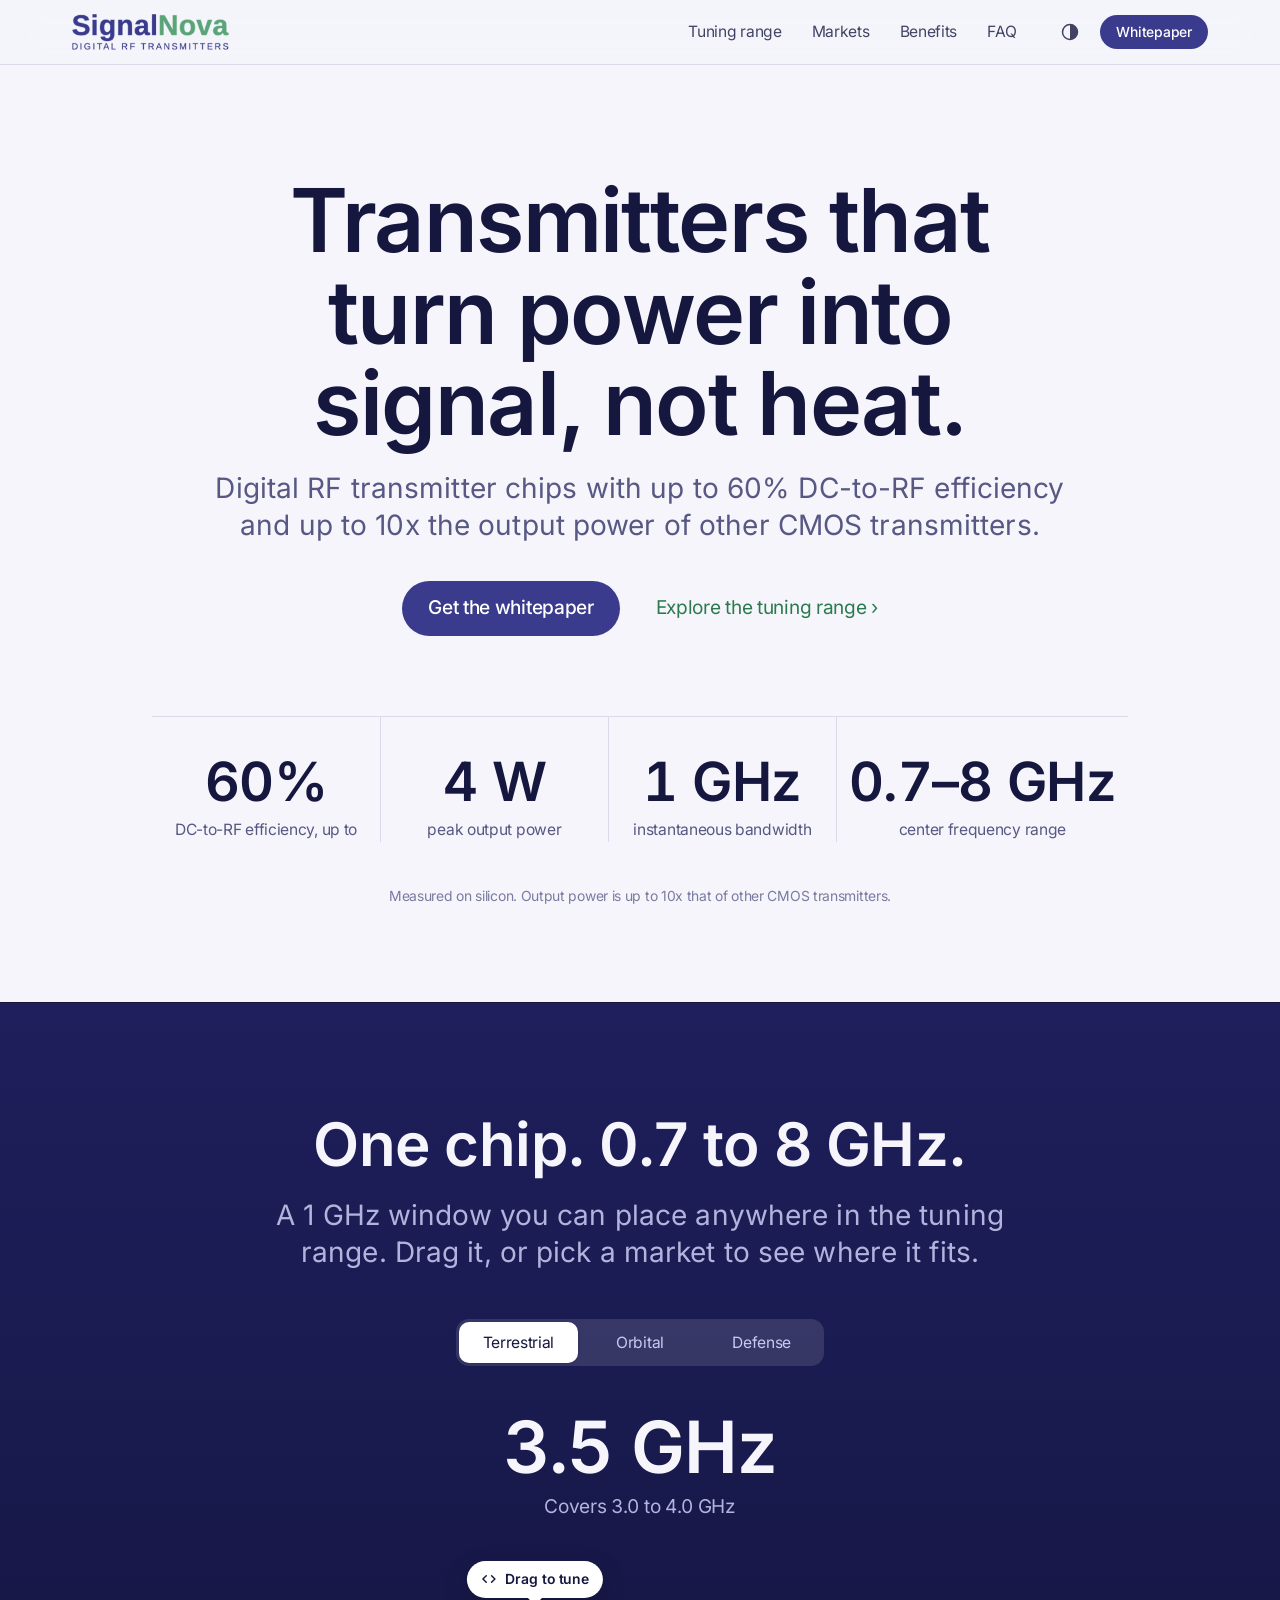
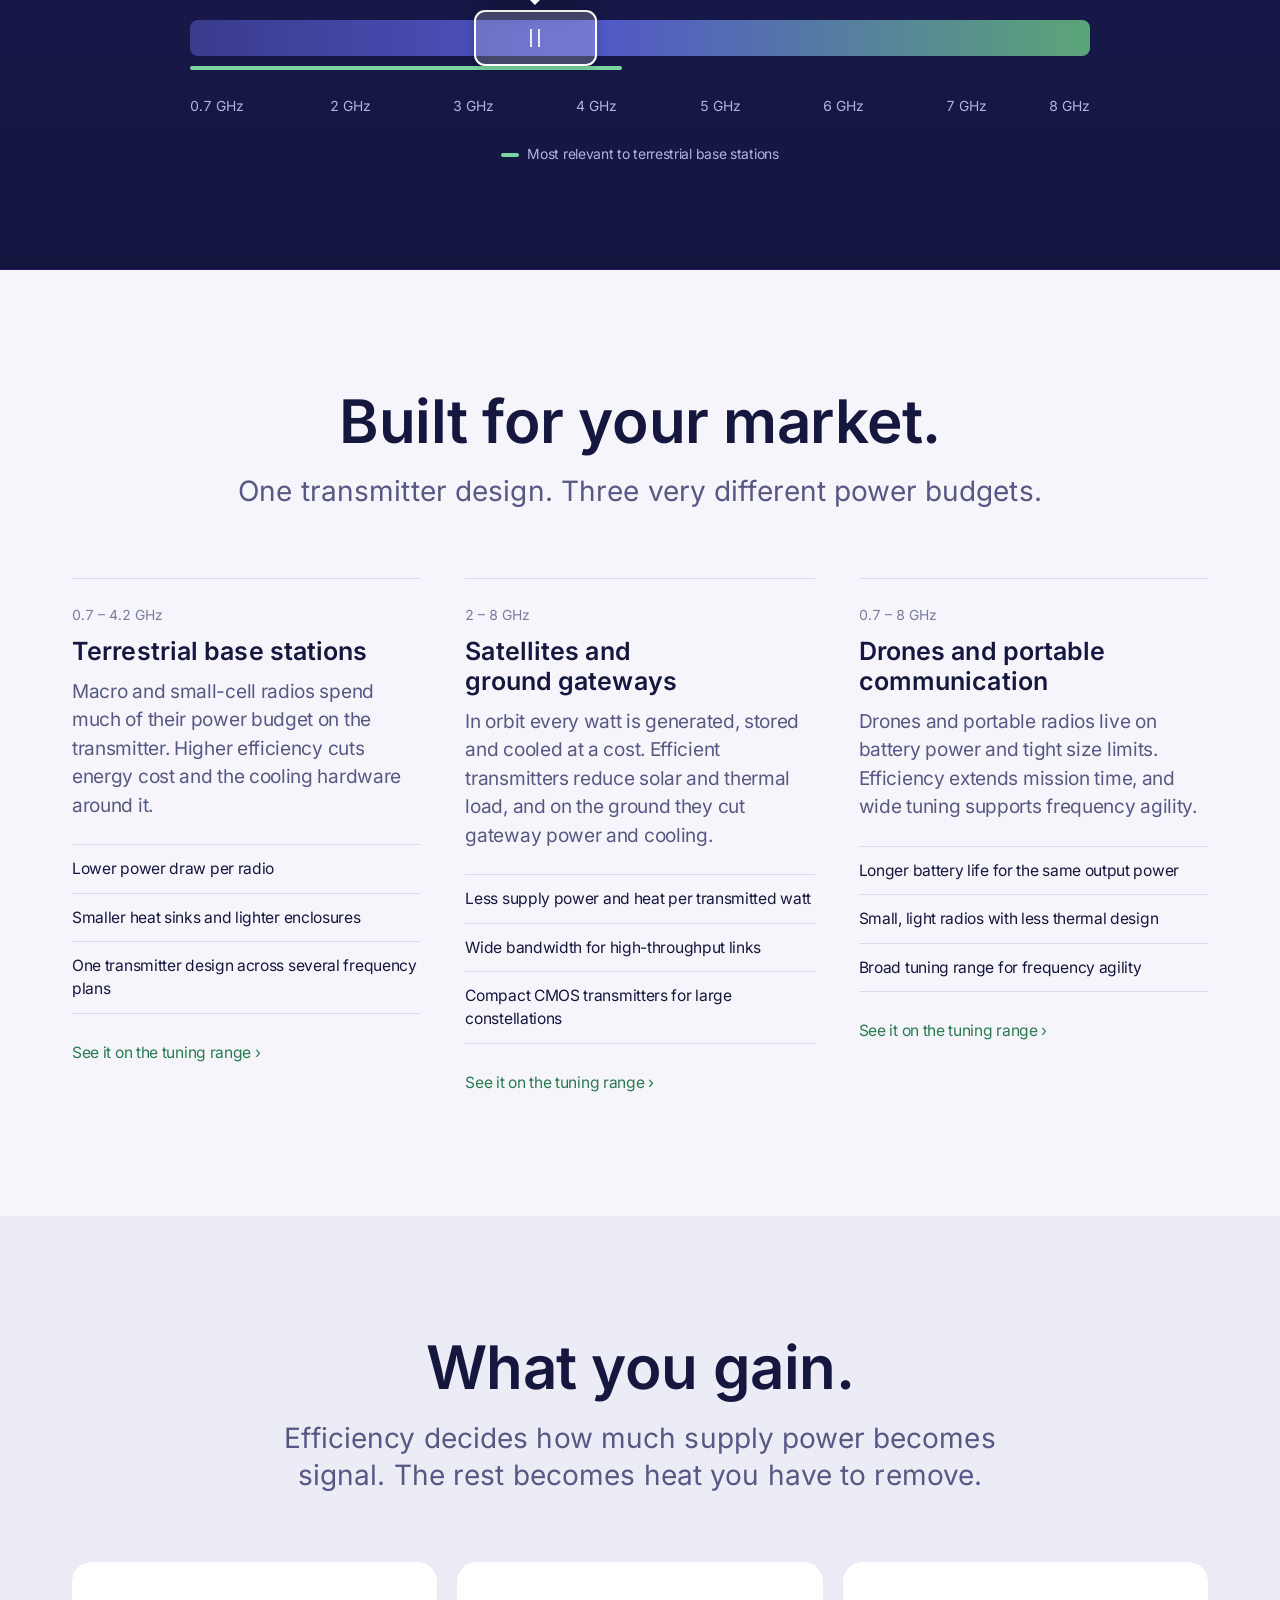
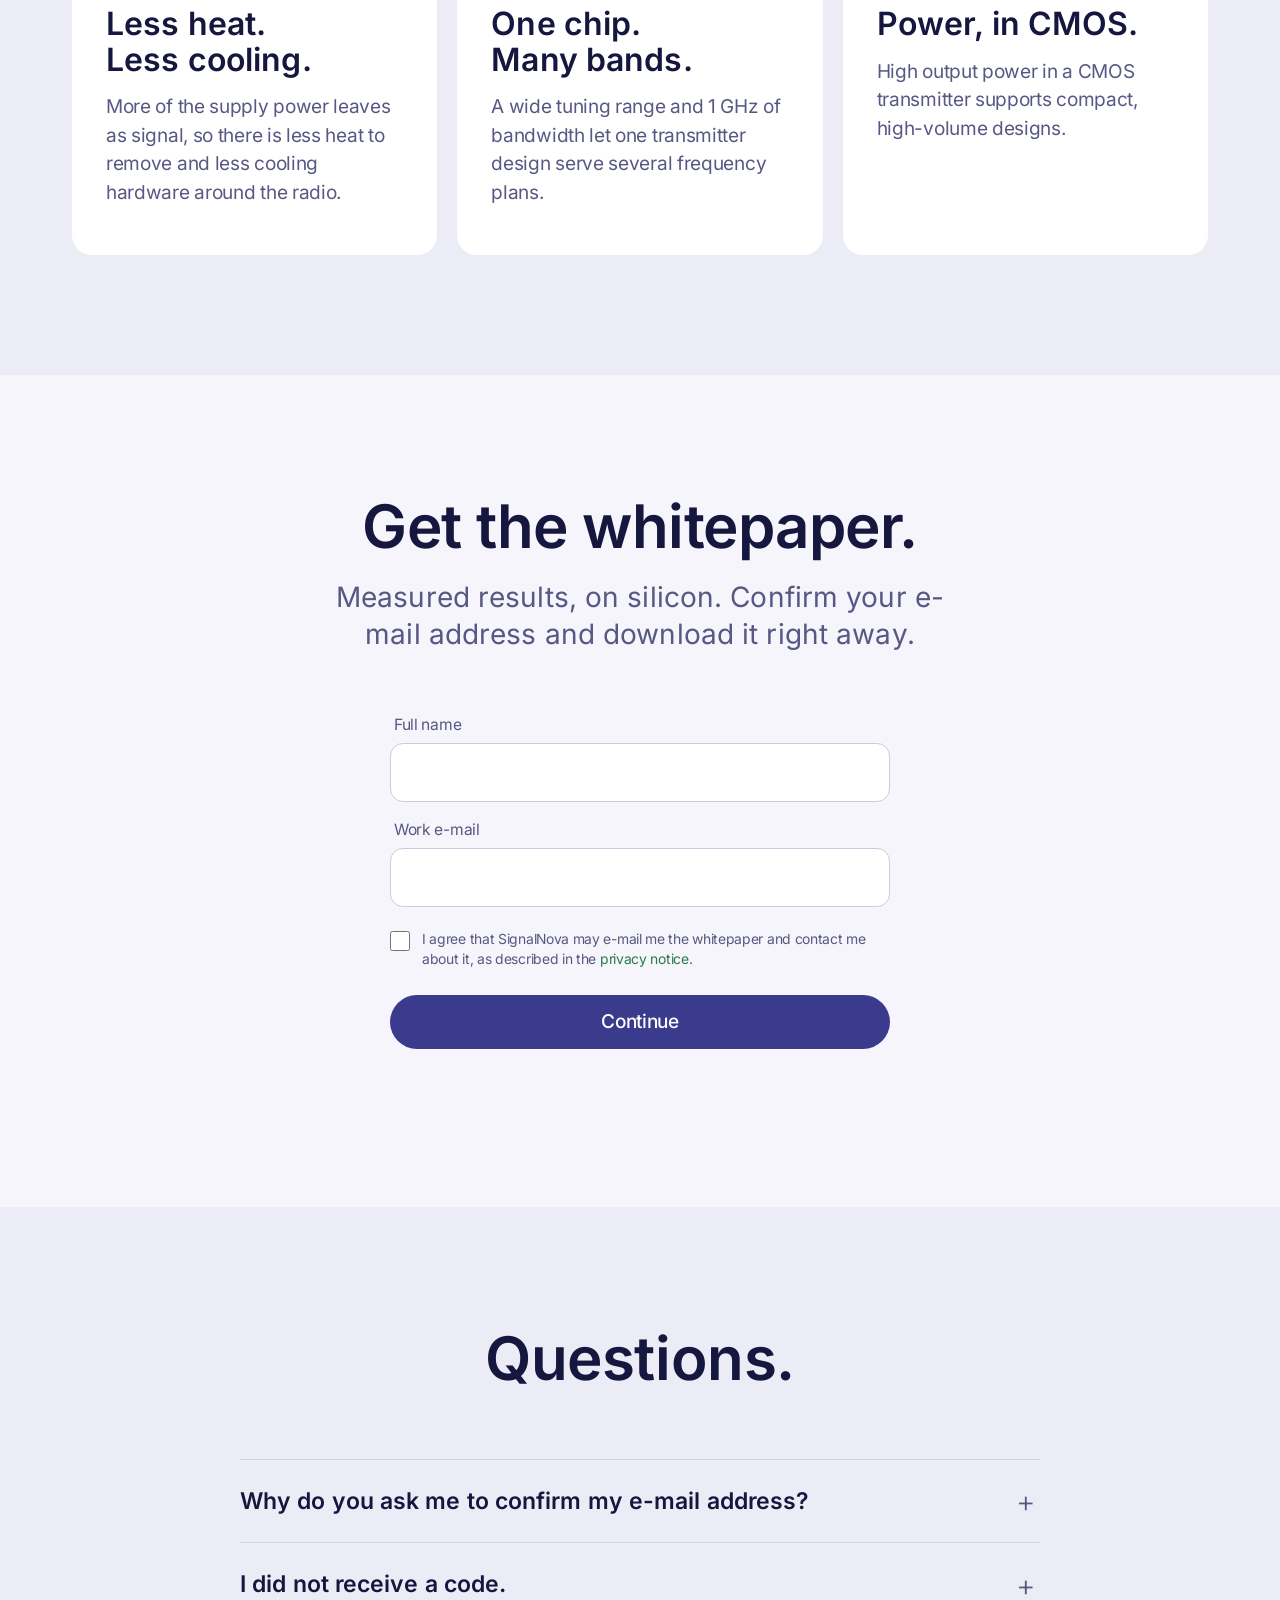
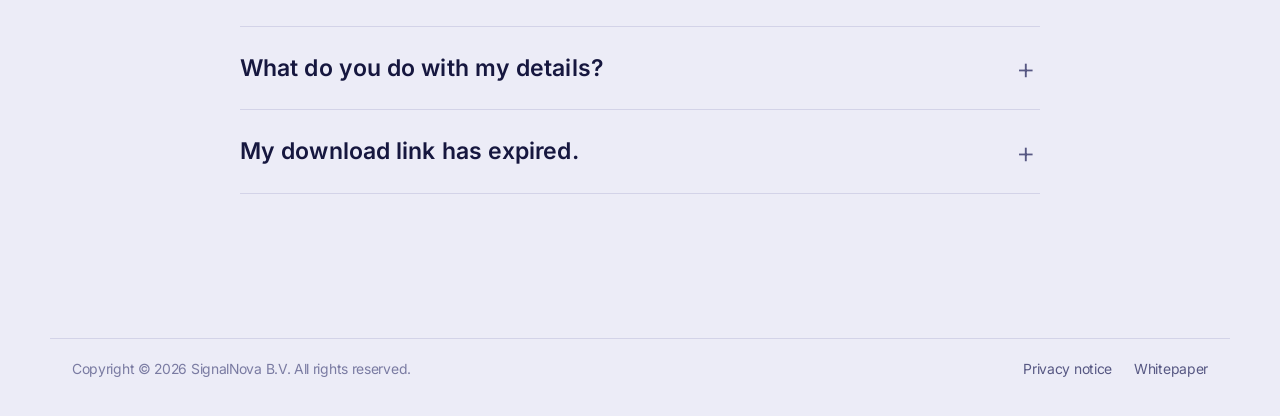
<file: index.html>
<!DOCTYPE html>
<html lang="en">
<head>
<meta charset="utf-8">
<meta name="viewport" content="width=device-width, initial-scale=1, viewport-fit=cover">
<title>SignalNova – Efficient wideband transmitters, 700 MHz to 8 GHz</title>
<meta name="description" content="SignalNova digital RF transmitter chips: up to 60% DC-to-RF efficiency, 4 W peak output and 1 GHz bandwidth, tunable from 700 MHz to 8 GHz.">
<meta name="theme-color" content="#F5F5FB" id="themeColor">
<meta property="og:type" content="website">
<meta property="og:title" content="SignalNova – Transmitters that turn power into signal, not heat">
<meta property="og:description" content="Up to 60% DC-to-RF efficiency, 4 W peak output and 1 GHz bandwidth, from 700 MHz to 8 GHz.">
<meta property="og:image" content="/img/og.png">
<meta name="twitter:card" content="summary_large_image">
<link rel="icon" href="img/favicon.svg" type="image/svg+xml">
<link rel="icon" href="img/icon-32.png" sizes="32x32" type="image/png">
<link rel="apple-touch-icon" href="img/icon-180.png">
<link rel="stylesheet" href="css/site.css?v=3">
<script src="js/theme.js?v=3"></script>
</head>
<body>

<header class="nav" id="nav">
  <div class="wrap wide">
    <a class="brand" href="#top" aria-label="SignalNova, back to top">
      <img class="logo-light" src="img/logo.png" alt="SignalNova" width="157" height="36">
      <img class="logo-dark" src="img/logo-dark.png" alt="SignalNova" width="157" height="36">
    </a>
    <nav class="nav-links" aria-label="Main">
      <a href="#range">Tuning range</a>
      <a href="#markets">Markets</a>
      <a href="#benefits">Benefits</a>
      <a href="#faq">FAQ</a>
    </nav>
    <div class="nav-end">
      <div class="theme">
        <button class="icon-btn" type="button" id="themeBtn" aria-label="Theme" aria-haspopup="menu" aria-expanded="false" aria-controls="themeMenu">
          <svg viewBox="0 0 24 24" fill="none" stroke="currentColor" stroke-width="1.8" aria-hidden="true"><circle cx="12" cy="12" r="9"/><path d="M12 3a9 9 0 0 1 0 18z" fill="currentColor" stroke="none"/></svg>
        </button>
        <ul class="menu" id="themeMenu" role="menu" aria-label="Theme">
          <li role="none"><button type="button" role="menuitemradio" data-theme-choice="signalnova" aria-checked="true"><span class="swatch sn"></span>SignalNova
            <svg class="check-mark" viewBox="0 0 24 24" fill="none" stroke="currentColor" stroke-width="2.6" stroke-linecap="round" stroke-linejoin="round" aria-hidden="true"><path d="M5 12.5l4.5 4.5L19 7.5"/></svg></button></li>
          <li role="none"><button type="button" role="menuitemradio" data-theme-choice="light" aria-checked="false"><span class="swatch lt"></span>Light
            <svg class="check-mark" viewBox="0 0 24 24" fill="none" stroke="currentColor" stroke-width="2.6" stroke-linecap="round" stroke-linejoin="round" aria-hidden="true"><path d="M5 12.5l4.5 4.5L19 7.5"/></svg></button></li>
          <li role="none"><button type="button" role="menuitemradio" data-theme-choice="dark" aria-checked="false"><span class="swatch dk"></span>Dark
            <svg class="check-mark" viewBox="0 0 24 24" fill="none" stroke="currentColor" stroke-width="2.6" stroke-linecap="round" stroke-linejoin="round" aria-hidden="true"><path d="M5 12.5l4.5 4.5L19 7.5"/></svg></button></li>
        </ul>
      </div>
      <a class="btn small" href="#whitepaper">Whitepaper</a>
    </div>
  </div>
</header>

<main id="top">

  <section class="hero">
    <div class="wrap">
      <h1>Transmitters that turn power into signal, not heat.</h1>
      <p class="sub">Digital RF transmitter chips with up to 60% DC-to-RF efficiency and up to 10x the output power of other CMOS transmitters.</p>
      <div class="actions">
        <a class="btn" href="#whitepaper">Get the whitepaper</a>
        <a class="more" href="#range">Explore the tuning range</a>
      </div>
    </div>
  </section>

  <section class="numbers" aria-label="Key figures">
    <div class="wrap">
      <dl>
        <div><dt>60%</dt><dd>DC-to-RF efficiency, up to</dd></div>
        <div><dt>4 W</dt><dd>peak output power</dd></div>
        <div><dt>1 GHz</dt><dd>instantaneous bandwidth</dd></div>
        <div><dt>0.7–8 GHz</dt><dd>center frequency range</dd></div>
      </dl>
      <p class="note">Measured on silicon. Output power is up to 10x that of other CMOS transmitters.</p>
    </div>
  </section>

  <section class="stage" id="range" aria-labelledby="range-title">
    <div class="wrap">
      <h2 id="range-title">One chip. 0.7 to 8 GHz.</h2>
      <p class="sub">A 1 GHz window you can place anywhere in the tuning range. Drag it, or pick a market to see where it fits.</p>

      <fieldset class="seg-wrap">
        <legend class="sr-only">Market</legend>
        <div class="segmented">
          <label><input type="radio" name="market" value="terrestrial" checked><span>Terrestrial</span></label>
          <label><input type="radio" name="market" value="orbital"><span>Orbital</span></label>
          <label><input type="radio" name="market" value="defense"><span>Defense</span></label>
        </div>
      </fieldset>

      <div class="readout" aria-live="polite"><b id="ro-main">3.5 GHz</b><small id="ro-sub">Covers 3.0 to 4.0 GHz</small></div>

      <div class="instrument">
        <div class="axis" id="axis">
          <div class="band"></div>
          <div class="mkt" id="mkt"></div>
          <div class="win" id="win" role="slider" tabindex="0" aria-label="Center frequency of the 1 GHz window"
               aria-valuemin="1.2" aria-valuemax="7.5" aria-valuenow="3.5" aria-valuetext="3.5 gigahertz" aria-describedby="winHelp">
            <span class="grip" aria-hidden="true"></span>
            <span class="tip" id="tip" aria-hidden="true">
              <svg viewBox="0 0 24 24" fill="none" stroke="currentColor" stroke-width="2.2" stroke-linecap="round" stroke-linejoin="round"><path d="M8 7l-5 5 5 5M16 7l5 5-5 5"/></svg>
              Drag to tune
            </span>
          </div>
        </div>
        <span class="sr-only" id="winHelp">Drag the window, or use the left and right arrow keys.</span>
        <div class="ticks" aria-hidden="true" id="ticks"></div>
        <p class="legend"><i></i><span id="mk-legend">Most relevant to terrestrial base stations</span></p>
      </div>
    </div>
  </section>

  <section class="section" id="markets" aria-labelledby="mk-title">
    <div class="wrap wide">
      <div class="section-head">
        <h2 id="mk-title">Built for your market.</h2>
        <p class="sub">One transmitter design. Three very different power budgets.</p>
      </div>
      <div class="markets">
        <article>
          <p class="range">0.7 – 4.2 GHz</p>
          <h3>Terrestrial base stations</h3>
          <p>Macro and small-cell radios spend much of their power budget on the transmitter. Higher efficiency cuts energy cost and the cooling hardware around it.</p>
          <ul>
            <li>Lower power draw per radio</li>
            <li>Smaller heat sinks and lighter enclosures</li>
            <li>One transmitter design across several frequency plans</li>
          </ul>
          <button class="more" type="button" data-market="terrestrial">See it on the tuning range</button>
        </article>
        <article>
          <p class="range">2 – 8 GHz</p>
          <h3>Satellites and ground gateways</h3>
          <p>In orbit every watt is generated, stored and cooled at a cost. Efficient transmitters reduce solar and thermal load, and on the ground they cut gateway power and cooling.</p>
          <ul>
            <li>Less supply power and heat per transmitted watt</li>
            <li>Wide bandwidth for high-throughput links</li>
            <li>Compact CMOS transmitters for large constellations</li>
          </ul>
          <button class="more" type="button" data-market="orbital">See it on the tuning range</button>
        </article>
        <article>
          <p class="range">0.7 – 8 GHz</p>
          <h3>Drones and portable communication</h3>
          <p>Drones and portable radios live on battery power and tight size limits. Efficiency extends mission time, and wide tuning supports frequency agility.</p>
          <ul>
            <li>Longer battery life for the same output power</li>
            <li>Small, light radios with less thermal design</li>
            <li>Broad tuning range for frequency agility</li>
          </ul>
          <button class="more" type="button" data-market="defense">See it on the tuning range</button>
        </article>
      </div>
    </div>
  </section>

  <section class="section alt" id="benefits" aria-labelledby="why">
    <div class="wrap wide">
      <div class="section-head">
        <h2 id="why">What you gain.</h2>
        <p class="sub">Efficiency decides how much supply power becomes signal. The rest becomes heat you have to remove.</p>
      </div>
      <div class="tiles">
        <div class="tile"><h3>Less heat. Less cooling.</h3><p>More of the supply power leaves as signal, so there is less heat to remove and less cooling hardware around the radio.</p></div>
        <div class="tile"><h3>One chip. Many bands.</h3><p>A wide tuning range and 1 GHz of bandwidth let one transmitter design serve several frequency plans.</p></div>
        <div class="tile"><h3>Power, in CMOS.</h3><p>High output power in a CMOS transmitter supports compact, high-volume designs.</p></div>
      </div>
    </div>
  </section>

  <section class="section" id="whitepaper" aria-labelledby="wp">
    <div class="wrap">
      <div class="center">
        <h2 id="wp">Get the whitepaper.</h2>
        <p class="sub">Measured results, on silicon. Confirm your e-mail address and download it right away.</p>
      </div>

      <form class="request" id="form" novalidate>
        <div id="step1">
          <div class="field-row"><label for="name">Full name</label>
            <input id="name" type="text" autocomplete="name" maxlength="120" required></div>
          <div class="field-row"><label for="email">Work e-mail</label>
            <input id="email" type="email" autocomplete="email" inputmode="email" maxlength="254" required></div>
          <div class="hp" aria-hidden="true"><label>Leave this empty<input id="website" type="text" tabindex="-1" autocomplete="off"></label></div>
          <label class="check"><input id="consent" type="checkbox">
            <span>I agree that SignalNova may e-mail me the whitepaper and contact me about it, as described in the <a href="privacy.html">privacy notice</a>.</span></label>
          <button class="btn block" type="submit" id="send">Continue</button>
        </div>

        <div id="step2" hidden>
          <p class="step-title">Enter the 6-digit code we sent to<br><strong id="sentTo"></strong></p>
          <div class="field-row"><label class="sr-only" for="code">Verification code</label>
            <input id="code" class="code" type="text" inputmode="numeric" autocomplete="one-time-code" maxlength="6" pattern="[0-9]*"></div>
          <button class="btn block" type="submit" id="verify">Verify</button>
          <div class="links"><button class="more" type="button" id="resend">Send a new code</button>
            <button class="more" type="button" id="change">Use another e-mail</button></div>
        </div>

        <div id="done" class="done" hidden>
          <div class="tick"><svg viewBox="0 0 24 24" fill="none" stroke="currentColor" stroke-width="2.6" stroke-linecap="round" stroke-linejoin="round" aria-hidden="true"><path d="M5 12.5l4.5 4.5L19 7.5"/></svg></div>
          <h3 tabindex="-1" id="doneTitle">You're all set.</h3>
          <p>We also sent the download link to <strong id="doneTo"></strong>. It works for <span id="linkHours">72</span> hours.</p>
          <a class="btn block" id="dl" href="#">Download the whitepaper (PDF)</a>
        </div>

        <div id="soon" class="done" hidden>
          <h3 tabindex="-1" id="soonTitle">Coming soon.</h3>
          <p>The SignalNova whitepaper is being finalised and will be available here shortly.</p>
        </div>

        <p class="msg" id="msg" role="status" aria-live="polite"></p>
      </form>
    </div>
  </section>

  <section class="section alt" id="faq" aria-labelledby="faq-title">
    <div class="wrap">
      <div class="section-head"><h2 id="faq-title">Questions.</h2></div>
      <div class="faq">
        <details><summary>Why do you ask me to confirm my e-mail address?</summary>
          <p>So we know the address is real and belongs to you. The code is valid for 15 minutes and only works once.</p></details>
        <details><summary>I did not receive a code.</summary>
          <p>It usually arrives within a minute. Check your spam or junk folder, and that the address is spelled correctly. After 30 seconds you can ask for a new code.</p></details>
        <details><summary>What do you do with my details?</summary>
          <p>We use your name and e-mail address only to send you the whitepaper and to follow up about it. We do not sell or share them. Read the <a href="privacy.html">privacy notice</a> for details.</p></details>
        <details><summary>My download link has expired.</summary>
          <p>Request the whitepaper again with the same e-mail address and you get a fresh link.</p></details>
      </div>
    </div>
  </section>

</main>

<footer class="foot">
  <div class="wrap wide">
    <p>Copyright © <span id="year">2026</span> SignalNova B.V. All rights reserved.</p>
    <!-- TODO before launch: registered address, KvK number and contact e-mail. -->
    <nav aria-label="Footer"><a href="privacy.html">Privacy notice</a><a href="#whitepaper">Whitepaper</a></nav>
  </div>
</footer>

<script src="js/site.js?v=3" defer></script>
</body>
</html>
</file>
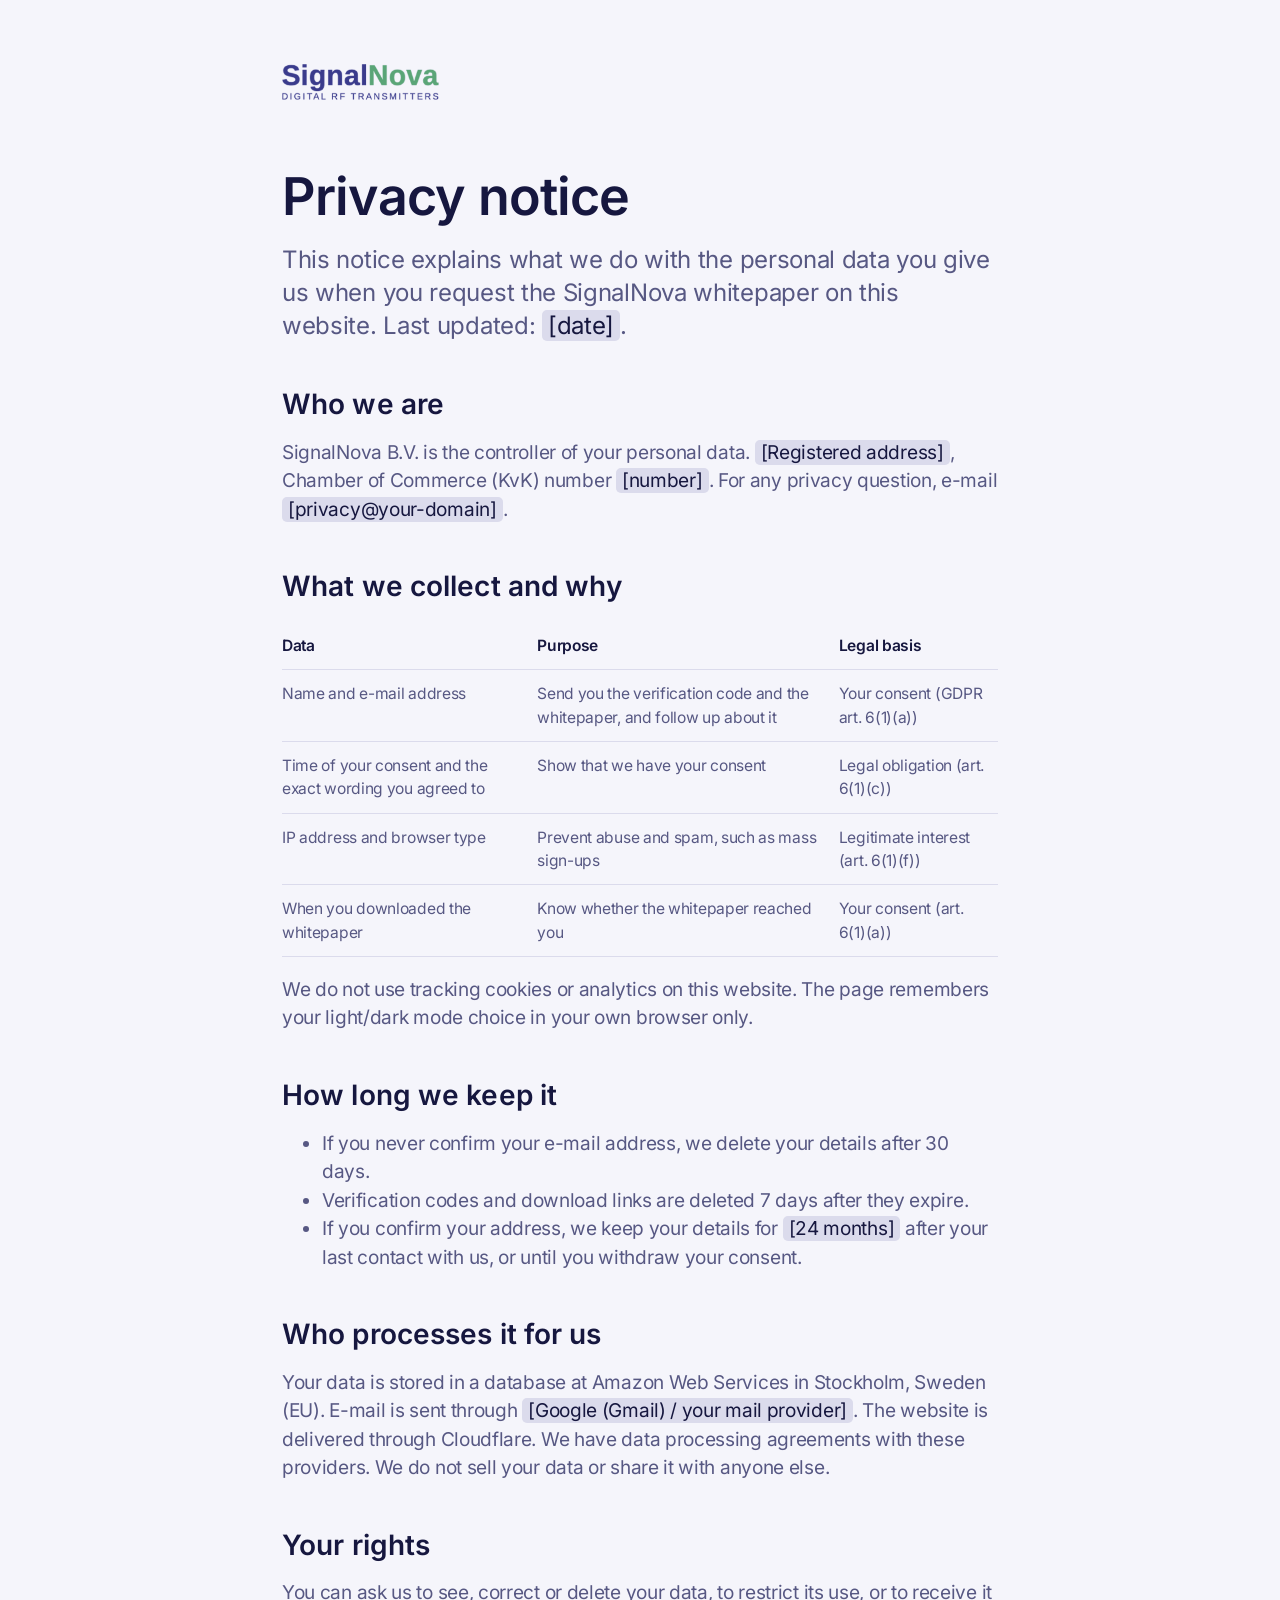
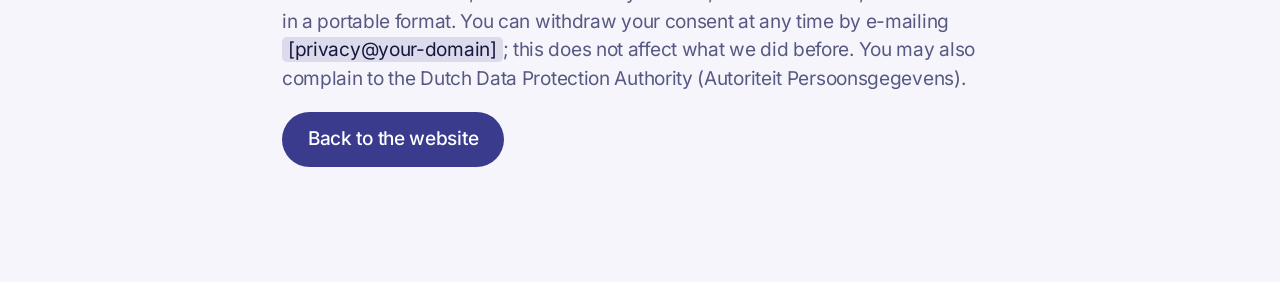
<file: privacy.html>
<!DOCTYPE html>
<html lang="en">
<head>
<meta charset="utf-8">
<meta name="viewport" content="width=device-width, initial-scale=1">
<title>Privacy notice – SignalNova</title>
<meta name="description" content="How SignalNova handles the personal data you give us when you request the whitepaper.">
<link rel="icon" href="img/favicon.svg" type="image/svg+xml">
<link rel="icon" href="img/icon-32.png" sizes="32x32" type="image/png">
<link rel="stylesheet" href="css/site.css?v=3">
<script src="js/theme.js?v=3"></script>
</head>
<body>
<!-- TODO before launch: replace every highlighted [placeholder] and have the text checked. -->
<main class="page">
  <a class="brand" href="./" aria-label="SignalNova home">
    <img class="logo-light" src="img/logo.png" alt="SignalNova" width="113" height="26">
    <img class="logo-dark" src="img/logo-dark.png" alt="SignalNova" width="113" height="26"></a>

  <h1>Privacy notice</h1>
  <p class="lead">This notice explains what we do with the personal data you give us when you request the SignalNova whitepaper on this website. Last updated: <span class="todo">[date]</span>.</p>

  <h2>Who we are</h2>
  <p>SignalNova B.V. is the controller of your personal data. <span class="todo">[Registered address]</span>, Chamber of Commerce (KvK) number <span class="todo">[number]</span>. For any privacy question, e-mail <span class="todo">[privacy@your-domain]</span>.</p>

  <h2>What we collect and why</h2>
  <div class="table-scroll"><table>
    <thead><tr><th>Data</th><th>Purpose</th><th>Legal basis</th></tr></thead>
    <tbody>
      <tr><td>Name and e-mail address</td><td>Send you the verification code and the whitepaper, and follow up about it</td><td>Your consent (GDPR art. 6(1)(a))</td></tr>
      <tr><td>Time of your consent and the exact wording you agreed to</td><td>Show that we have your consent</td><td>Legal obligation (art. 6(1)(c))</td></tr>
      <tr><td>IP address and browser type</td><td>Prevent abuse and spam, such as mass sign-ups</td><td>Legitimate interest (art. 6(1)(f))</td></tr>
      <tr><td>When you downloaded the whitepaper</td><td>Know whether the whitepaper reached you</td><td>Your consent (art. 6(1)(a))</td></tr>
    </tbody>
  </table></div>
  <p>We do not use tracking cookies or analytics on this website. The page remembers your light/dark mode choice in your own browser only.</p>

  <h2>How long we keep it</h2>
  <ul>
    <li>If you never confirm your e-mail address, we delete your details after 30 days.</li>
    <li>Verification codes and download links are deleted 7 days after they expire.</li>
    <li>If you confirm your address, we keep your details for <span class="todo">[24 months]</span> after your last contact with us, or until you withdraw your consent.</li>
  </ul>

  <h2>Who processes it for us</h2>
  <p>Your data is stored in a database at Amazon Web Services in Stockholm, Sweden (EU). E-mail is sent through <span class="todo">[Google (Gmail) / your mail provider]</span>. The website is delivered through Cloudflare. We have data processing agreements with these providers. We do not sell your data or share it with anyone else.</p>

  <h2>Your rights</h2>
  <p>You can ask us to see, correct or delete your data, to restrict its use, or to receive it in a portable format. You can withdraw your consent at any time by e-mailing <span class="todo">[privacy@your-domain]</span>; this does not affect what we did before. You may also complain to the Dutch Data Protection Authority (Autoriteit Persoonsgegevens).</p>

  <p><a class="btn" href="./">Back to the website</a></p>
</main>
</body>
</html>
</file>
<file: css/site.css>
/* SignalNova website — styles.
   Three themes, chosen in the nav menu and stored per visitor:
     signalnova (default)  brand: indigo ink and stage, green accents
     light                 neutral white and greys
     dark                  neutral black
   Every colour is a token below; components never hard-code colours,
   except the spectrum bar, which is the logo's indigo→green in every theme.
   SF Pro on Apple devices, Inter (self-hosted) elsewhere. */

@font-face{
  font-family:"Inter";src:url("../fonts/inter-latin-wght.woff2") format("woff2");
  font-weight:100 900;font-style:normal;font-display:swap;
}

/* ── theme: SignalNova (default) ── */
:root{
  color-scheme:light;
  --bg:#F5F5FB; --bg-alt:#ECECF7; --tile:#FFFFFF; --ink:#16173F; --muted:#575883; --faint:#7A7BA2;
  --line:rgba(58,59,140,.14); --field:#FFFFFF; --field-line:#CBCBE4;
  --accent:#3A3B8C; --accent-hover:#2C2D70; --accent-ink:#FFFFFF; --link:#2A7A4E;
  --err:#C4161C; --ok:#2A7A4E;
  --menu-bg:#FFFFFF; --menu-shadow:0 12px 40px rgba(22,23,63,.18),0 0 0 1px rgba(58,59,140,.08);
  /* tuning-range stage */
  --stage-bg:linear-gradient(180deg,#1E1F5C 0%,#14153F 100%);
  --stage-ink:#F5F5FB; --stage-muted:#B3B4DD; --stage-line:transparent;
  --seg-bg:rgba(255,255,255,.12); --seg-on-bg:#FFFFFF; --seg-on-ink:#16173F; --seg-ink:#C9CAEE;
  --win-line:#FFFFFF; --win-fill:rgba(255,255,255,.2); --mkt:#7AD69E;
  --tip-bg:#FFFFFF; --tip-ink:#16173F;
}

/* ── theme: Light ── */
:root[data-theme="light"]{
  color-scheme:light;
  --bg:#FFFFFF; --bg-alt:#F5F5F7; --tile:#FFFFFF; --ink:#1D1D1F; --muted:#6E6E73; --faint:#86868B;
  --line:rgba(0,0,0,.1); --field:#FFFFFF; --field-line:#D2D2D7;
  --accent:#3A3B8C; --accent-hover:#2C2D70; --accent-ink:#FFFFFF; --link:#3A3B8C;
  --err:#D70015; --ok:#248A3D;
  --menu-bg:#FFFFFF; --menu-shadow:0 12px 40px rgba(0,0,0,.14),0 0 0 1px rgba(0,0,0,.06);
  --stage-bg:#F5F5F7;
  --stage-ink:#1D1D1F; --stage-muted:#6E6E73; --stage-line:transparent;
  --seg-bg:rgba(0,0,0,.06); --seg-on-bg:#FFFFFF; --seg-on-ink:#1D1D1F; --seg-ink:#6E6E73;
  --win-line:#1D1D1F; --win-fill:rgba(255,255,255,.35); --mkt:#1D1D1F;
  --tip-bg:#1D1D1F; --tip-ink:#FFFFFF;
}

/* ── theme: Dark ── */
:root[data-theme="dark"]{
  color-scheme:dark;
  --bg:#000000; --bg-alt:#0B0B0C; --tile:#1C1C1E; --ink:#F5F5F7; --muted:#A1A1A6; --faint:#86868B;
  --line:rgba(255,255,255,.14); --field:#1C1C1E; --field-line:#424245;
  --accent:#C7C9FF; --accent-hover:#E0E1FF; --accent-ink:#111233; --link:#A9ADFF;
  --err:#FF6961; --ok:#30D158;
  --menu-bg:#1C1C1E; --menu-shadow:0 12px 40px rgba(0,0,0,.6),0 0 0 1px rgba(255,255,255,.1);
  --stage-bg:#000000;
  --stage-ink:#F5F5F7; --stage-muted:#A1A1A6; --stage-line:rgba(255,255,255,.14);
  --seg-bg:rgba(255,255,255,.12); --seg-on-bg:#F5F5F7; --seg-on-ink:#1D1D1F; --seg-ink:#A1A1A6;
  --win-line:#FFFFFF; --win-fill:rgba(255,255,255,.18); --mkt:#F5F5F7;
  --tip-bg:#F5F5F7; --tip-ink:#1D1D1F;
}

:root{
  --font:-apple-system,BlinkMacSystemFont,"SF Pro Text","Inter","Segoe UI",Roboto,Helvetica,Arial,sans-serif;
  --font-display:-apple-system,BlinkMacSystemFont,"SF Pro Display","Inter","Segoe UI",Roboto,Helvetica,Arial,sans-serif;
  --ease:cubic-bezier(.22,1,.36,1);
  /* fluid type: grows with the window between phone and desktop */
  --fs-body:clamp(17px,16px + .3vw,19px);
  --fs-small:clamp(14px,13px + .2vw,16px);
  --fs-tiny:clamp(13px,12px + .15vw,14px);
}

/* logo swap: the dark theme uses the light-coloured logo */
.logo-dark{display:none}
:root[data-theme="dark"] .logo-light{display:none}
:root[data-theme="dark"] .logo-dark{display:block}

/* ── base ── */
*{box-sizing:border-box}
html{scroll-behavior:smooth;scroll-padding-top:64px}
body{margin:0;background:var(--bg);color:var(--ink);font-family:var(--font);font-size:var(--fs-body);line-height:1.5;
  letter-spacing:-.016em;-webkit-font-smoothing:antialiased;-moz-osx-font-smoothing:grayscale;overflow-x:hidden}
.wrap{max-width:1020px;margin:0 auto;padding:0 22px}
.wrap.wide{max-width:1180px}
a{color:var(--link);text-decoration:none}
a:hover{text-decoration:underline}
img{max-width:100%;height:auto}
:focus-visible{outline:2px solid var(--link);outline-offset:3px;border-radius:6px}
[hidden]{display:none!important}
.sr-only{position:absolute;width:1px;height:1px;margin:-1px;overflow:hidden;clip:rect(0,0,0,0);white-space:nowrap;border:0}
@media (prefers-reduced-motion: reduce){*{transition:none!important;animation:none!important;scroll-behavior:auto!important}}

h1,h2,h3{font-family:var(--font-display);margin:0;font-weight:600;text-wrap:balance}
h1{font-size:clamp(44px,7.4vw,88px);line-height:1.04;letter-spacing:-.018em}
h2{font-size:clamp(34px,5.2vw,60px);line-height:1.06;letter-spacing:-.008em}
h3{font-size:clamp(21px,1.6vw + 14px,25px);line-height:1.2;letter-spacing:.004em}
.sub{text-wrap:balance;font-size:clamp(20px,1.3vw + 15px,28px);line-height:1.32;color:var(--muted);letter-spacing:.004em;margin:20px auto 0;max-width:32em}
.center{text-align:center}

/* ── buttons and links ── */
.btn{display:inline-flex;align-items:center;justify-content:center;font:inherit;font-size:var(--fs-body);font-weight:500;letter-spacing:-.016em;
  border:0;border-radius:980px;padding:13px 26px;min-height:50px;cursor:pointer;background:var(--accent);color:var(--accent-ink);
  text-decoration:none;transition:background .2s var(--ease)}
.btn:hover{background:var(--accent-hover);text-decoration:none}
.btn.small{font-size:var(--fs-tiny);padding:7px 16px;min-height:34px}
.btn.block{width:100%}
.btn[disabled]{opacity:.45;cursor:default}
.more{font-size:var(--fs-body);color:var(--link);background:none;border:0;padding:0;font-family:inherit;letter-spacing:inherit;cursor:pointer}
.more::after{content:" ›"}
.more:hover{text-decoration:underline}
.actions{display:flex;flex-wrap:wrap;gap:16px 36px;align-items:center;justify-content:center;margin-top:38px}

/* ── navigation ── */
.nav{position:sticky;top:0;z-index:50;background:color-mix(in srgb,var(--bg) 82%,transparent);
  backdrop-filter:saturate(1.8) blur(20px);-webkit-backdrop-filter:saturate(1.8) blur(20px);border-bottom:1px solid var(--line)}
.nav .wrap{display:flex;align-items:center;gap:32px;height:64px}
.brand{line-height:0;flex:none}
.brand img{height:36px;width:auto}
.nav-links{display:none;gap:30px;margin-left:auto}
.nav-links a{font-size:var(--fs-small);color:var(--ink);opacity:.8}
.nav-links a:hover{opacity:1;text-decoration:none}
.nav-end{display:flex;align-items:center;gap:8px;margin-left:auto}
.nav-links + .nav-end{margin-left:0}
@media (min-width:860px){.nav-links{display:flex}}
@media (max-width:420px){.brand img{height:30px}.nav .wrap{gap:12px}}

/* theme menu */
.theme{position:relative}
.icon-btn{display:grid;place-items:center;width:44px;height:44px;border:0;border-radius:50%;background:none;color:var(--ink);opacity:.8;cursor:pointer}
.icon-btn:hover,.icon-btn[aria-expanded=true]{opacity:1;background:color-mix(in srgb,var(--ink) 7%,transparent)}
.icon-btn svg{width:20px;height:20px}
.menu{position:absolute;right:0;top:calc(100% + 8px);min-width:200px;padding:6px;margin:0;list-style:none;border-radius:14px;
  background:var(--menu-bg);box-shadow:var(--menu-shadow);opacity:0;transform:translateY(-4px) scale(.98);transform-origin:top right;
  pointer-events:none;transition:opacity .16s var(--ease),transform .16s var(--ease)}
.menu.open{opacity:1;transform:none;pointer-events:auto}
.menu button{display:flex;align-items:center;gap:12px;width:100%;border:0;background:none;color:var(--ink);font:inherit;font-size:var(--fs-small);
  letter-spacing:inherit;padding:10px 12px;border-radius:9px;cursor:pointer;text-align:left}
.menu button:hover,.menu button:focus-visible{background:color-mix(in srgb,var(--ink) 7%,transparent);outline:none}
.swatch{width:20px;height:20px;border-radius:50%;flex:none;box-shadow:inset 0 0 0 1px rgba(0,0,0,.15)}
.swatch.sn{background:linear-gradient(135deg,#3A3B8C 50%,#5AA577 50%)}
.swatch.lt{background:#FFFFFF}
.swatch.dk{background:#000000;box-shadow:inset 0 0 0 1px rgba(255,255,255,.25)}
.menu .check-mark{margin-left:auto;width:16px;height:16px;color:var(--link);visibility:hidden}
.menu button[aria-checked=true] .check-mark{visibility:visible}

/* ── hero ── */
.hero{padding:110px 0 80px;text-align:center}
.hero h1{max-width:14em;margin:0 auto}

/* ── numbers ── */
.numbers{padding:0 0 96px}
.numbers dl{display:grid;grid-template-columns:repeat(2,1fr);margin:0;border-top:1px solid var(--line)}
.numbers dl > div{padding:36px 12px 0;text-align:center}
.numbers dt{font-family:var(--font-display);font-weight:600;font-size:clamp(34px,4.4vw,54px);line-height:1.06;letter-spacing:-.012em;white-space:nowrap;font-variant-numeric:tabular-nums}
.numbers dd{margin:8px 0 0;color:var(--muted);font-size:var(--fs-small)}
.numbers .note{margin:44px 0 0;text-align:center;font-size:var(--fs-tiny);color:var(--faint)}
@media (min-width:760px){
  .numbers dl{grid-template-columns:repeat(4,1fr)}
  .numbers dl > div + div{border-left:1px solid var(--line)}
}

/* ── the tuning-range stage ── */
.stage{background:var(--stage-bg);color:var(--stage-ink);padding:110px 0 104px;text-align:center;
  border-top:1px solid var(--stage-line);border-bottom:1px solid var(--stage-line)}
.stage .sub{color:var(--stage-muted)}
.seg-wrap{border:0;margin:0;padding:0;min-width:0}
.segmented{display:inline-grid;grid-auto-flow:column;grid-auto-columns:1fr;gap:2px;padding:3px;margin:48px 0 0;border-radius:13px;background:var(--seg-bg);max-width:100%}
.segmented label{position:relative}
.segmented input{position:absolute;inset:0;opacity:0;margin:0;cursor:pointer}
.segmented span{display:block;padding:9px 24px;border-radius:10px;font-size:var(--fs-small);color:var(--seg-ink);transition:background .2s var(--ease),color .2s var(--ease);white-space:nowrap}
.segmented input:checked + span{background:var(--seg-on-bg);color:var(--seg-on-ink);box-shadow:0 1px 4px rgba(0,0,0,.12)}
.segmented input:focus-visible + span{outline:2px solid var(--stage-ink);outline-offset:2px}
.readout{margin:44px 0 0;font-variant-numeric:tabular-nums}
.readout b{display:block;font-family:var(--font-display);font-weight:600;font-size:clamp(44px,6.4vw,72px);line-height:1.04;letter-spacing:-.012em}
.readout small{display:block;margin-top:8px;font-size:var(--fs-body);color:var(--stage-muted)}

.instrument{max-width:900px;margin:76px auto 0;text-align:left}
.axis{position:relative;height:92px;touch-action:pan-y;cursor:pointer;user-select:none;-webkit-user-select:none}
.band{position:absolute;left:0;right:0;top:22px;height:36px;border-radius:8px;background:linear-gradient(90deg,#3A3B8C,#5157C8 45%,#5AA577)}
.mkt{position:absolute;top:68px;height:4px;border-radius:2px;background:var(--mkt);transition:left .5s var(--ease),width .5s var(--ease)}
/* the 1 GHz window is the slider */
.win{position:absolute;top:12px;height:56px;border:2.5px solid var(--win-line);border-radius:11px;background:var(--win-fill);
  cursor:grab;touch-action:none;transition:left .35s var(--ease),box-shadow .2s var(--ease);
  box-shadow:0 2px 10px rgba(0,0,0,.18)}
.win:hover{box-shadow:0 0 0 5px color-mix(in srgb,var(--win-line) 18%,transparent),0 2px 10px rgba(0,0,0,.18)}
.win:focus-visible{outline:none;box-shadow:0 0 0 5px color-mix(in srgb,var(--win-line) 40%,transparent)}
.win.dragging{cursor:grabbing;transition:box-shadow .2s var(--ease);box-shadow:0 0 0 6px color-mix(in srgb,var(--win-line) 22%,transparent),0 6px 18px rgba(0,0,0,.25)}
.win .grip{position:absolute;left:50%;top:50%;width:10px;height:18px;transform:translate(-50%,-50%);
  border-left:2px solid var(--win-line);border-right:2px solid var(--win-line);opacity:.85}
.win.nudge{animation:nudge 1.6s var(--ease) .5s 1}
@keyframes nudge{0%,100%{transform:none}25%{transform:translateX(18px)}60%{transform:translateX(-12px)}}

/* "Drag to tune" hint above the window */
.tip{position:absolute;left:50%;bottom:calc(100% + 14px);transform:translateX(-50%);display:flex;align-items:center;gap:8px;
  padding:8px 14px;border-radius:999px;background:var(--tip-bg);color:var(--tip-ink);font-size:var(--fs-tiny);font-weight:600;
  white-space:nowrap;letter-spacing:-.005em;box-shadow:0 8px 24px rgba(0,0,0,.22);pointer-events:none;
  transition:opacity .3s var(--ease),transform .3s var(--ease);animation:tip-in .5s var(--ease) .2s both}
.tip::after{content:"";position:absolute;left:50%;top:100%;transform:translateX(-50%);border:7px solid transparent;border-top-color:var(--tip-bg)}
.tip svg{width:16px;height:16px;flex:none}
.tip.gone{opacity:0;transform:translate(-50%,6px)}
@keyframes tip-in{from{opacity:0;transform:translate(-50%,6px)}to{opacity:1;transform:translate(-50%,0)}}

.ticks{position:relative;height:22px;margin-top:6px;font-size:var(--fs-tiny);color:var(--stage-muted);font-variant-numeric:tabular-nums;letter-spacing:0}
.ticks span{position:absolute;transform:translateX(-50%);white-space:nowrap}
.ticks span:first-child{transform:none}
.ticks span:last-child{transform:translateX(-100%)}
@media (max-width:560px){.ticks span:nth-child(2),.ticks span:nth-child(3),.ticks span:nth-child(5),.ticks span:nth-child(7){display:none}}
.legend{margin:26px 0 0;font-size:var(--fs-tiny);color:var(--stage-muted);text-align:center}
.legend i{display:inline-block;width:18px;height:4px;border-radius:2px;background:var(--mkt);vertical-align:middle;margin-right:8px}

/* ── sections ── */
.section{padding:120px 0}
.section.alt{background:var(--bg-alt)}
.section-head{text-align:center;margin-bottom:68px}

/* markets: three plain columns */
.markets{display:grid;gap:52px}
@media (min-width:860px){.markets{grid-template-columns:repeat(3,1fr);gap:44px}}
.markets article{border-top:1px solid var(--line);padding-top:26px}
.markets .range{font-size:var(--fs-tiny);color:var(--faint);margin:0 0 10px;font-variant-numeric:tabular-nums;letter-spacing:0}
.markets p{color:var(--muted);margin:12px 0 0}
.markets ul{list-style:none;margin:24px 0 24px;padding:0}
.markets li{padding:12px 0;border-top:1px solid var(--line);font-size:var(--fs-small)}
.markets li:last-child{border-bottom:1px solid var(--line)}
.markets .more{font-size:var(--fs-small)}

/* benefits: text tiles */
.tiles{display:grid;gap:20px}
@media (min-width:860px){.tiles{grid-template-columns:repeat(3,1fr)}}
.tile{background:var(--tile);border-radius:20px;padding:44px 34px 48px}
.tile h3{font-size:clamp(26px,1.6vw + 18px,32px);line-height:1.12;letter-spacing:.004em}
.tile p{color:var(--muted);margin:16px 0 0}

/* ── whitepaper ── */
.request{max-width:500px;margin:60px auto 0}
.field-row{margin-bottom:16px}
.field-row label{display:block;font-size:var(--fs-small);color:var(--muted);margin:0 0 7px 4px}
input[type=text],input[type=email]{font:inherit;font-size:var(--fs-body);letter-spacing:inherit;width:100%;padding:14px 17px;border-radius:13px;border:1px solid var(--field-line);
  background:var(--field);color:var(--ink);min-height:56px;transition:border-color .2s,box-shadow .2s}
input[type=text]:focus,input[type=email]:focus{outline:none;border-color:var(--accent);box-shadow:0 0 0 4px color-mix(in srgb,var(--accent) 20%,transparent)}
input[aria-invalid=true]{border-color:var(--err)}
.check{display:flex;gap:12px;align-items:flex-start;font-size:var(--fs-tiny);line-height:1.45;color:var(--muted);cursor:pointer;margin:22px 0 26px}
.check input{margin:2px 0 0;width:20px;height:20px;accent-color:var(--accent);flex:none;cursor:pointer}
.hp{position:absolute;left:-9999px;width:1px;height:1px;overflow:hidden}
.code{text-align:center;font-size:30px!important;letter-spacing:.5em!important;font-variant-numeric:tabular-nums;padding-left:calc(17px + .5em)!important}
.step-title{font-size:var(--fs-body);text-align:center;color:var(--muted);margin:0 0 26px}
.step-title strong{color:var(--ink);font-weight:600}
.links{display:flex;justify-content:center;flex-wrap:wrap;gap:4px 30px;margin-top:14px}
.links .more{font-size:var(--fs-small);padding:10px 0;min-height:44px}
.links .more::after{content:""}
.links .more[disabled]{color:var(--faint);cursor:default;text-decoration:none}
.msg{min-height:1.4em;margin:16px 0 0;font-size:var(--fs-small);text-align:center;color:var(--muted)}
.msg.err{color:var(--err)} .msg.ok{color:var(--ok)}
.done{text-align:center}
.done .tick{display:inline-grid;place-items:center;width:60px;height:60px;border-radius:50%;background:var(--ok);color:#fff;margin-bottom:22px}
.done .tick svg{width:30px;height:30px}
.done h3{font-size:clamp(28px,2vw + 18px,34px)}
.done p{color:var(--muted);margin:12px 0 30px}

/* ── FAQ ── */
.faq{max-width:800px;margin:0 auto;border-top:1px solid var(--line)}
.faq details{border-bottom:1px solid var(--line)}
.faq summary{cursor:pointer;list-style:none;padding:24px 44px 24px 0;position:relative;font-size:clamp(19px,.8vw + 15px,23px);font-weight:600;font-family:var(--font-display);letter-spacing:.004em}
.faq summary::-webkit-details-marker{display:none}
.faq summary::after{content:"+";position:absolute;right:4px;top:50%;transform:translateY(-50%);font-size:30px;font-weight:300;color:var(--muted);transition:transform .25s var(--ease)}
.faq details[open] summary::after{transform:translateY(-50%) rotate(45deg)}
.faq details p{margin:0 0 26px;color:var(--muted);max-width:40em}

/* ── footer ── */
.foot{background:var(--bg-alt);color:var(--faint);font-size:var(--fs-tiny);padding:24px 0 36px}
.foot .wrap{display:flex;flex-wrap:wrap;gap:12px 26px;justify-content:space-between;border-top:1px solid var(--line);padding-top:20px}
.foot nav{display:flex;gap:22px}
.foot a{color:var(--muted)}
.foot p{margin:0}

/* ── simple pages (privacy, expired link) ── */
.page{max-width:760px;margin:0 auto;padding:64px 22px 96px}
.page .brand img{height:36px;margin-bottom:60px}
.page h1{font-size:clamp(36px,5vw,52px);line-height:1.08}
.page h2{font-size:clamp(23px,1.2vw + 18px,28px);margin:48px 0 12px;letter-spacing:.004em}
.page p,.page li{color:var(--muted)}
.page .lead{font-size:clamp(20px,1vw + 16px,24px);line-height:1.38;margin-top:18px}
.page .todo{background:color-mix(in srgb,var(--accent) 14%,transparent);color:var(--ink);padding:1px 6px;border-radius:5px}
.page table{border-collapse:collapse;width:100%;font-size:var(--fs-small);margin-top:8px}
.page th,.page td{text-align:left;padding:12px 12px 12px 0;border-bottom:1px solid var(--line);vertical-align:top}
.page th{color:var(--ink);font-weight:600}
.page td{color:var(--muted)}
.table-scroll{overflow-x:auto}

@media (max-width:640px){
  .hero{padding:72px 0 60px}
  .numbers{padding-bottom:72px}
  .numbers dl > div:nth-child(n+3){padding-top:30px}
  .stage{padding:80px 0 76px}
  .instrument{margin-top:68px}
  .segmented span{padding:9px 14px}
  .section{padding:88px 0}
  .section-head{margin-bottom:48px}
  .tile{padding:34px 26px 38px}
}
</file>
